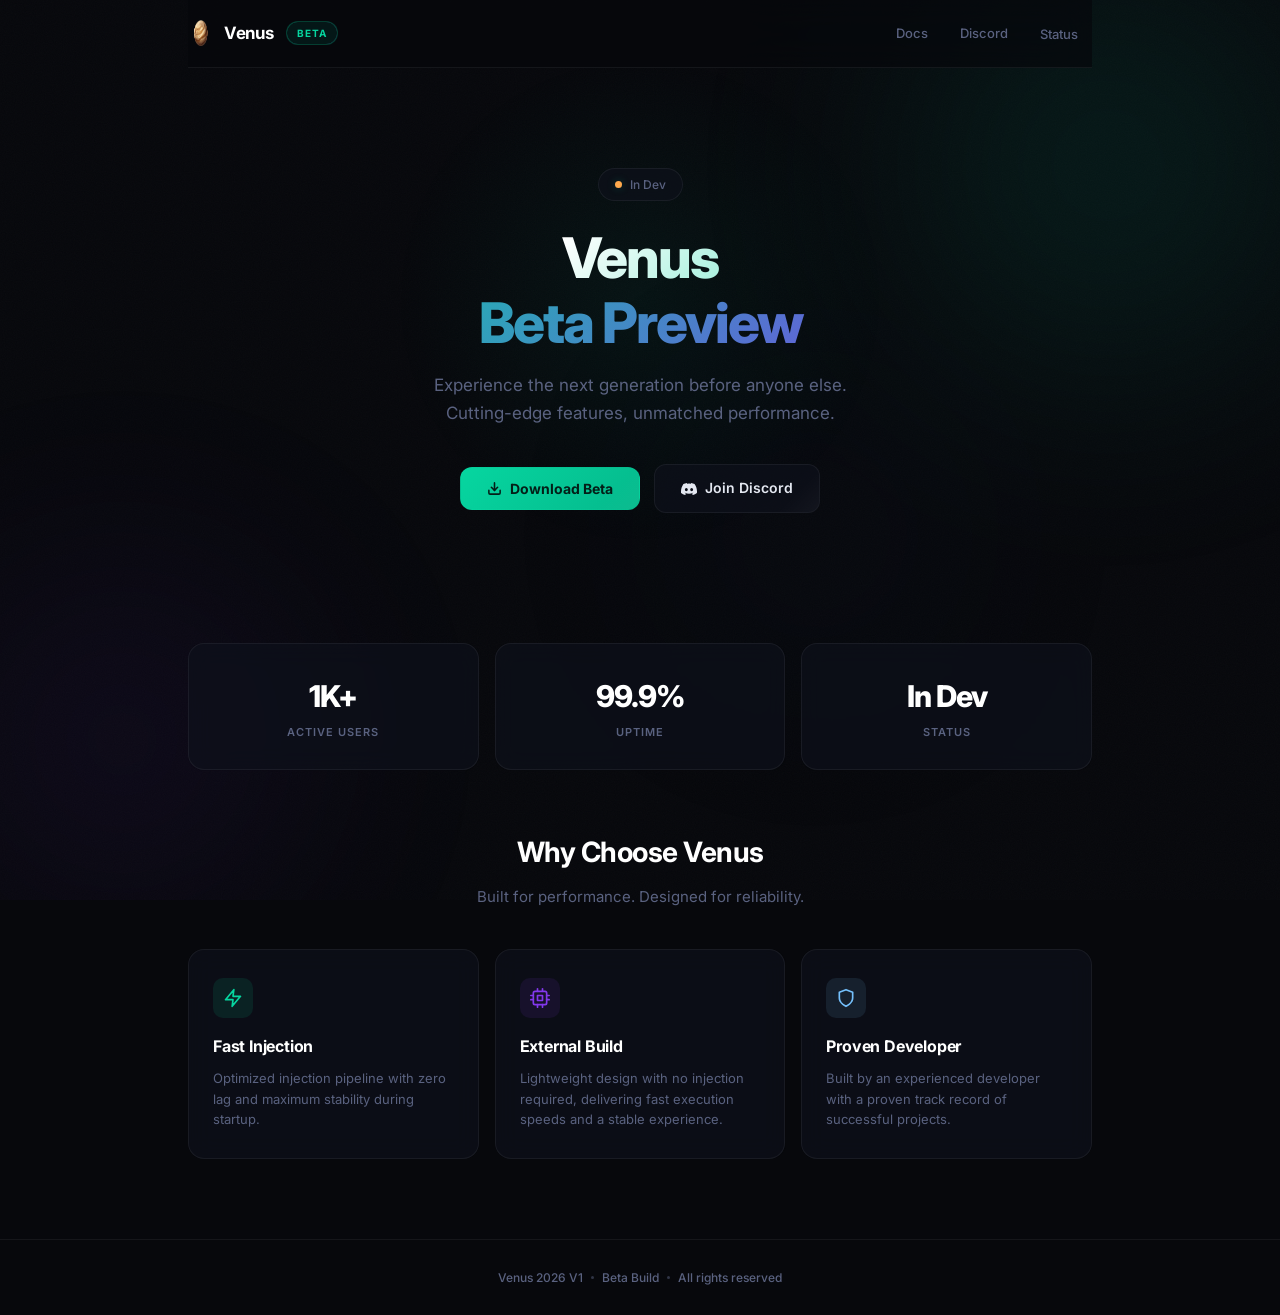
<file: beta/index.html>
<!DOCTYPE html>
<html lang="en">

<head>
    <meta charset="UTF-8">
    <meta name="viewport" content="width=device-width, initial-scale=1.0">
    <title>Venus Beta</title>
    <link rel="icon" type="image/png" href="../Logo.png">
    <meta name="description"
        content="Venus Beta — Preview the next generation of the most powerful external.">
    <meta name="theme-color" content="#06d6a0">
    <meta property="og:type" content="website">
    <meta property="og:url" content="https://getvenus.kdns.fr/beta">
    <meta property="og:title" content="Venus Beta">
    <meta property="og:description"
        content="Venus Beta — Preview the next generation of the most powerful external.">
    <meta property="og:image" content="https://getvenus.kdns.fr/Preview.png">
    <meta property="og:image:width" content="1200">
    <meta property="og:image:height" content="630">
    <meta property="og:site_name" content="Venus">
    <meta property="twitter:card" content="summary_large_image">
    <meta property="twitter:url" content="https://getvenus.kdns.fr/beta">
    <meta property="twitter:title" content="Venus Beta">
    <meta property="twitter:description"
        content="Venus Beta — Preview the next generation of the most powerful external.">
    <meta property="twitter:image" content="https://getvenus.kdns.fr/Preview.png">
    <link rel="preconnect" href="https://fonts.googleapis.com">
    <link rel="preconnect" href="https://fonts.gstatic.com" crossorigin>
    <link href="https://fonts.googleapis.com/css2?family=Inter:wght@300;400;500;600;700;800;900&display=swap"
        rel="stylesheet">
    <style>
        /* ===== DESIGN TOKENS ===== */
        :root {
            --bg: #07080c;
            --bg-subtle: #0b0d14;
            --surface: rgba(14, 17, 28, 0.65);
            --surface-solid: #0e111c;
            --surface-hover: rgba(20, 24, 40, 0.8);
            --border: rgba(255, 255, 255, 0.06);
            --border-hover: rgba(255, 255, 255, 0.12);
            --text: #e4e8f1;
            --text-bright: #ffffff;
            --muted: #5a6280;
            --accent: #06d6a0;
            --accent-dim: rgba(6, 214, 160, 0.08);
            --accent-glow: rgba(6, 214, 160, 0.25);
            --secondary: #8338ec;
            --secondary-dim: rgba(131, 56, 236, 0.1);
            --green: #06d6a0;
            --red: #ff6b6b;
            --orange: #ffa94d;
            --yellow: #ffd43b;
            --blue: #74c0fc;
            --purple: #b197fc;
            --glass-blur: 20px;
            --ease-out: cubic-bezier(0.16, 1, 0.3, 1);
            --ease-spring: cubic-bezier(0.34, 1.56, 0.64, 1);
            --ease-smooth: cubic-bezier(0.45, 0, 0.15, 1);
        }

        /* ===== RESET ===== */
        *,
        *::before,
        *::after {
            margin: 0;
            padding: 0;
            box-sizing: border-box;
        }

        html {
            scroll-behavior: smooth;
        }

        body {
            font-family: 'Inter', -apple-system, BlinkMacSystemFont, 'Segoe UI', sans-serif;
            background-color: var(--bg);
            color: var(--text);
            line-height: 1.6;
            min-height: 100vh;
            display: flex;
            flex-direction: column;
            -webkit-font-smoothing: antialiased;
            -moz-osx-font-smoothing: grayscale;
            overflow-x: hidden;
            position: relative;
        }

        /* ===== ANIMATED GRADIENT MESH BACKGROUND ===== */
        .bg-mesh {
            position: fixed;
            top: 0;
            left: 0;
            width: 100%;
            height: 100%;
            z-index: 0;
            pointer-events: none;
            overflow: hidden;
        }

        .bg-orb {
            position: absolute;
            border-radius: 50%;
            filter: blur(120px);
            opacity: 0.3;
            animation: orbFloat 20s var(--ease-smooth) infinite alternate;
        }

        .bg-orb--1 {
            width: 600px;
            height: 600px;
            background: radial-gradient(circle, var(--accent) 0%, transparent 70%);
            top: -15%;
            right: -10%;
            animation-duration: 25s;
            opacity: 0.15;
        }

        .bg-orb--2 {
            width: 500px;
            height: 500px;
            background: radial-gradient(circle, var(--secondary) 0%, transparent 70%);
            bottom: -10%;
            left: -10%;
            animation-duration: 30s;
            animation-delay: -5s;
            opacity: 0.12;
        }

        .bg-orb--3 {
            width: 350px;
            height: 350px;
            background: radial-gradient(circle, #1e3a5f 0%, transparent 70%);
            top: 40%;
            left: 50%;
            animation-duration: 22s;
            animation-delay: -10s;
            opacity: 0.15;
        }

        @keyframes orbFloat {
            0% {
                transform: translate(0, 0) scale(1);
            }

            33% {
                transform: translate(30px, -40px) scale(1.05);
            }

            66% {
                transform: translate(-20px, 20px) scale(0.95);
            }

            100% {
                transform: translate(15px, -15px) scale(1.02);
            }
        }

        /* ===== NOISE TEXTURE OVERLAY ===== */
        body::before {
            content: '';
            position: fixed;
            top: 0;
            left: 0;
            width: 100%;
            height: 100%;
            z-index: 1;
            pointer-events: none;
            opacity: 0.025;
            background-image: url("data:image/svg+xml,%3Csvg viewBox='0 0 256 256' xmlns='http://www.w3.org/2000/svg'%3E%3Cfilter id='noise'%3E%3CfeTurbulence type='fractalNoise' baseFrequency='0.9' numOctaves='4' stitchTiles='stitch'/%3E%3C/filter%3E%3Crect width='100%25' height='100%25' filter='url(%23noise)'/%3E%3C/svg%3E");
            background-repeat: repeat;
            background-size: 256px 256px;
        }

        /* ===== LAYOUT ===== */
        .wrap {
            max-width: 960px;
            width: 100%;
            margin: 0 auto;
            padding: 0 28px;
            position: relative;
            z-index: 2;
        }

        /* ===== ANIMATIONS ===== */
        @keyframes fadeInUp {
            from {
                opacity: 0;
                transform: translateY(28px);
            }

            to {
                opacity: 1;
                transform: translateY(0);
            }
        }

        @keyframes fadeInScale {
            from {
                opacity: 0;
                transform: scale(0.92);
            }

            to {
                opacity: 1;
                transform: scale(1);
            }
        }

        @keyframes slideDown {
            from {
                opacity: 0;
                transform: translateY(-16px);
            }

            to {
                opacity: 1;
                transform: translateY(0);
            }
        }

        @keyframes pulse {

            0%,
            100% {
                opacity: 1;
                transform: scale(1);
            }

            50% {
                opacity: 0.5;
                transform: scale(0.8);
            }
        }

        @keyframes shimmer {
            0% {
                background-position: -200% 0;
            }

            100% {
                background-position: 200% 0;
            }
        }

        .reveal {
            opacity: 0;
            transform: translateY(28px);
            transition: opacity 0.8s var(--ease-out), transform 0.8s var(--ease-out);
        }

        .reveal.visible {
            opacity: 1;
            transform: translateY(0);
        }

        .reveal-delay-1 {
            transition-delay: 0.1s;
        }

        .reveal-delay-2 {
            transition-delay: 0.2s;
        }

        .reveal-delay-3 {
            transition-delay: 0.3s;
        }

        .reveal-delay-4 {
            transition-delay: 0.4s;
        }

        /* ===== NAVBAR ===== */
        nav {
            position: sticky;
            top: 0;
            z-index: 100;
            padding: 0;
            animation: slideDown 0.6s var(--ease-out);
        }

        .nav-inner {
            display: flex;
            justify-content: space-between;
            align-items: center;
            padding: 16px 0;
            border-bottom: 1px solid var(--border);
            background: rgba(7, 8, 12, 0.7);
            backdrop-filter: blur(var(--glass-blur));
            -webkit-backdrop-filter: blur(var(--glass-blur));
        }

        .nav-left {
            display: flex;
            align-items: center;
            gap: 12px;
        }

        .brand {
            display: flex;
            align-items: center;
            gap: 10px;
            text-decoration: none;
            color: var(--text-bright);
            font-weight: 700;
            font-size: 17px;
            letter-spacing: -0.3px;
            transition: all 0.3s var(--ease-out);
        }

        .brand:hover {
            opacity: 0.85;
        }

        .brand img {
            width: 26px;
            height: 26px;
            transition: transform 0.4s var(--ease-spring);
        }

        .brand:hover img {
            transform: rotate(8deg) scale(1.1);
        }

        .beta-pill {
            display: inline-flex;
            align-items: center;
            padding: 3px 10px;
            font-size: 10px;
            font-weight: 700;
            text-transform: uppercase;
            letter-spacing: 1.2px;
            color: var(--accent);
            border-radius: 20px;
            position: relative;
            overflow: hidden;
            background: var(--accent-dim);
            border: 1px solid rgba(6, 214, 160, 0.2);
        }

        .beta-pill::before {
            content: '';
            position: absolute;
            inset: -1px;
            border-radius: 20px;
            padding: 1px;
            background: linear-gradient(135deg, var(--accent), var(--secondary), var(--accent));
            background-size: 300% 300%;
            animation: shimmer 4s linear infinite;
            -webkit-mask: linear-gradient(#fff 0 0) content-box, linear-gradient(#fff 0 0);
            -webkit-mask-composite: xor;
            mask-composite: exclude;
            opacity: 0.5;
        }

        .nav-right {
            display: flex;
            align-items: center;
            gap: 4px;
        }

        .nav-link {
            padding: 7px 14px;
            font-size: 13px;
            font-weight: 500;
            color: var(--muted);
            text-decoration: none;
            border-radius: 8px;
            transition: all 0.25s var(--ease-out);
            position: relative;
        }

        .nav-link:hover {
            color: var(--text);
            background: rgba(255, 255, 255, 0.04);
        }

        .nav-link::after {
            content: '';
            position: absolute;
            bottom: 2px;
            left: 50%;
            width: 0;
            height: 1.5px;
            background: var(--accent);
            transition: all 0.3s var(--ease-out);
            transform: translateX(-50%);
            border-radius: 2px;
        }

        .nav-link:hover::after {
            width: 60%;
        }

        /* ===== STATUS PANEL (in nav) ===== */
        .status-wrap {
            position: relative;
        }

        .status-panel {
            position: absolute;
            top: calc(100% + 12px);
            right: 0;
            width: 300px;
            background: var(--surface-solid);
            border: 1px solid var(--border);
            border-radius: 14px;
            padding: 20px;
            z-index: 200;
            opacity: 0;
            visibility: hidden;
            transform: translateY(-10px) scale(0.97);
            transition: all 0.3s var(--ease-out);
            backdrop-filter: blur(var(--glass-blur));
            -webkit-backdrop-filter: blur(var(--glass-blur));
            box-shadow: 0 20px 60px rgba(0, 0, 0, 0.5), 0 0 0 1px rgba(255, 255, 255, 0.03) inset;
        }

        .status-panel.open {
            opacity: 1;
            visibility: visible;
            transform: translateY(0) scale(1);
        }

        .panel-title {
            font-size: 10px;
            text-transform: uppercase;
            letter-spacing: 1px;
            color: var(--muted);
            font-weight: 600;
            margin-bottom: 14px;
            padding-bottom: 10px;
            border-bottom: 1px solid var(--border);
        }

        .panel-row {
            display: flex;
            justify-content: space-between;
            align-items: center;
            padding: 6px 0;
            font-size: 13px;
            transition: all 0.2s var(--ease-out);
        }

        .panel-row:hover {
            transform: translateX(3px);
        }

        .panel-row .label {
            color: var(--muted);
            font-weight: 400;
        }

        .panel-row .value {
            color: var(--text);
            font-weight: 600;
        }

        .panel-divider {
            height: 1px;
            background: var(--border);
            margin: 12px 0;
        }

        .panel-changelog-title {
            font-size: 10px;
            text-transform: uppercase;
            letter-spacing: 1px;
            color: var(--muted);
            font-weight: 600;
            margin-bottom: 8px;
        }

        .changelog-entry {
            font-size: 12px;
            color: var(--muted);
            padding: 5px 0 5px 12px;
            border-left: 2px solid var(--accent);
            margin-bottom: 6px;
            transition: all 0.25s var(--ease-out);
        }

        .changelog-entry:hover {
            color: var(--text);
            border-left-color: var(--secondary);
            padding-left: 16px;
            background: var(--accent-dim);
            border-radius: 0 6px 6px 0;
        }

        /* ===== HERO ===== */
        .hero {
            padding: 100px 0 70px;
            text-align: center;
            position: relative;
        }

        .hero-glow {
            position: absolute;
            top: 50%;
            left: 50%;
            transform: translate(-50%, -55%);
            width: 500px;
            height: 500px;
            border-radius: 50%;
            background: radial-gradient(circle, rgba(6, 214, 160, 0.06) 0%, transparent 70%);
            pointer-events: none;
            z-index: 0;
        }

        .hero-content {
            position: relative;
            z-index: 1;
        }

        .hero-badge {
            display: inline-flex;
            align-items: center;
            gap: 8px;
            padding: 6px 16px;
            background: var(--surface);
            border: 1px solid var(--border);
            border-radius: 100px;
            font-size: 12px;
            font-weight: 500;
            color: var(--muted);
            margin-bottom: 28px;
            backdrop-filter: blur(12px);
            -webkit-backdrop-filter: blur(12px);
            transition: all 0.3s var(--ease-out);
            animation: fadeInUp 0.7s var(--ease-out) 0.1s both;
        }

        .hero-badge:hover {
            border-color: var(--accent);
            transform: translateY(-2px);
            box-shadow: 0 8px 24px rgba(6, 214, 160, 0.12);
        }

        .hero-badge-dot {
            width: 7px;
            height: 7px;
            border-radius: 50%;
            background: var(--accent);
            animation: pulse 2.5s var(--ease-smooth) infinite;
            box-shadow: 0 0 8px var(--accent-glow);
        }

        .hero h1 {
            font-size: 56px;
            font-weight: 800;
            letter-spacing: -2px;
            line-height: 1.05;
            margin-bottom: 6px;
            animation: fadeInScale 0.8s var(--ease-out) 0.2s both;
            background: linear-gradient(135deg, var(--text-bright) 0%, var(--text-bright) 40%, var(--accent) 100%);
            -webkit-background-clip: text;
            -webkit-text-fill-color: transparent;
            background-clip: text;
        }

        .hero-sub-title {
            font-size: 56px;
            font-weight: 800;
            letter-spacing: -2px;
            line-height: 1.05;
            margin-bottom: 18px;
            animation: fadeInScale 0.8s var(--ease-out) 0.3s both;
            background: linear-gradient(135deg, var(--accent), var(--secondary));
            -webkit-background-clip: text;
            -webkit-text-fill-color: transparent;
            background-clip: text;
        }

        .hero p {
            color: var(--muted);
            font-size: 17px;
            max-width: 480px;
            margin: 0 auto 36px;
            line-height: 1.7;
            animation: fadeInUp 0.8s var(--ease-out) 0.4s both;
        }

        /* ===== BUTTONS ===== */
        .btn-row {
            display: flex;
            gap: 14px;
            justify-content: center;
            align-items: center;
            animation: fadeInUp 0.8s var(--ease-out) 0.5s both;
        }

        .dropdown-wrap {
            position: relative;
        }

        .btn {
            display: inline-flex;
            align-items: center;
            gap: 8px;
            padding: 12px 26px;
            font-family: 'Inter', sans-serif;
            font-size: 14px;
            font-weight: 600;
            border-radius: 12px;
            text-decoration: none;
            cursor: pointer;
            border: 1px solid var(--border);
            background: var(--surface);
            color: var(--text);
            transition: all 0.3s var(--ease-out);
            position: relative;
            overflow: hidden;
            backdrop-filter: blur(12px);
            -webkit-backdrop-filter: blur(12px);
        }

        .btn::after {
            content: '';
            position: absolute;
            inset: 0;
            background: linear-gradient(135deg, transparent 40%, rgba(255, 255, 255, 0.03) 50%, transparent 60%);
            background-size: 200% 200%;
            transition: all 0.5s;
        }

        .btn:hover::after {
            animation: shimmer 1.5s linear;
        }

        .btn:hover {
            background: var(--surface-hover);
            border-color: var(--border-hover);
            transform: translateY(-3px);
            box-shadow: 0 12px 32px rgba(0, 0, 0, 0.3);
        }

        .btn:active {
            transform: translateY(-1px) scale(0.98);
        }

        .btn--primary {
            background: linear-gradient(135deg, var(--accent), #05b98c);
            border-color: transparent;
            color: #041f18;
            font-weight: 700;
            position: relative;
        }

        .btn--primary::before {
            content: '';
            position: absolute;
            inset: -2px;
            border-radius: 14px;
            background: linear-gradient(135deg, var(--accent), var(--secondary));
            z-index: -1;
            opacity: 0;
            transition: opacity 0.3s;
            filter: blur(12px);
        }

        .btn--primary:hover {
            background: linear-gradient(135deg, #08f0b4, var(--accent));
            border-color: transparent;
            transform: translateY(-3px);
            box-shadow: 0 12px 40px rgba(6, 214, 160, 0.25);
        }

        .btn--primary:hover::before {
            opacity: 0.5;
        }

        .btn--secondary {
            border-color: var(--border);
        }

        .btn--secondary:hover {
            border-color: rgba(131, 56, 236, 0.3);
            box-shadow: 0 12px 32px rgba(131, 56, 236, 0.1);
        }

        /* ===== DROPDOWN ===== */
        .dropdown-menu {
            position: absolute;
            top: calc(100% + 10px);
            left: 50%;
            transform: translateX(-50%) translateY(-8px);
            width: 200px;
            background: var(--surface-solid);
            border: 1px solid var(--border);
            border-radius: 12px;
            padding: 6px;
            opacity: 0;
            visibility: hidden;
            transition: all 0.3s var(--ease-out);
            z-index: 200;
            box-shadow: 0 16px 48px rgba(0, 0, 0, 0.5);
            backdrop-filter: blur(var(--glass-blur));
            -webkit-backdrop-filter: blur(var(--glass-blur));
        }

        .dropdown-wrap.open .dropdown-menu {
            opacity: 1;
            visibility: visible;
            transform: translateX(-50%) translateY(0);
        }

        .dropdown-item {
            display: flex;
            align-items: center;
            gap: 10px;
            padding: 10px 14px;
            font-size: 13px;
            font-weight: 500;
            color: var(--text);
            text-decoration: none;
            border-radius: 8px;
            transition: all 0.2s var(--ease-out);
        }

        .dropdown-item:hover {
            background: rgba(255, 255, 255, 0.05);
            transform: translateX(3px);
            color: var(--accent);
        }

        /* ===== STATS ===== */
        .stats-section {
            padding: 60px 0;
        }

        .stats-grid {
            display: grid;
            grid-template-columns: repeat(3, 1fr);
            gap: 16px;
        }

        .stat-card {
            background: var(--surface);
            border: 1px solid var(--border);
            border-radius: 16px;
            padding: 28px 20px;
            text-align: center;
            transition: all 0.4s var(--ease-out);
            backdrop-filter: blur(12px);
            -webkit-backdrop-filter: blur(12px);
            position: relative;
            overflow: hidden;
        }

        .stat-card::before {
            content: '';
            position: absolute;
            top: 0;
            left: 0;
            right: 0;
            height: 1px;
            background: linear-gradient(90deg, transparent, rgba(6, 214, 160, 0.3), transparent);
            opacity: 0;
            transition: opacity 0.4s;
        }

        .stat-card:hover::before {
            opacity: 1;
        }

        .stat-card:hover {
            border-color: var(--border-hover);
            transform: translateY(-6px);
            box-shadow: 0 16px 48px rgba(0, 0, 0, 0.2), 0 0 0 1px rgba(6, 214, 160, 0.05) inset;
        }

        .stat-value {
            font-size: 30px;
            font-weight: 800;
            color: var(--text-bright);
            margin-bottom: 4px;
            letter-spacing: -1px;
            transition: all 0.3s var(--ease-out);
        }

        .stat-card:hover .stat-value {
            color: var(--accent);
            transform: scale(1.05);
        }

        .stat-label {
            font-size: 11px;
            color: var(--muted);
            text-transform: uppercase;
            letter-spacing: 1px;
            font-weight: 600;
        }

        /* ===== FEATURES ===== */
        .features-section {
            padding: 0 0 80px;
        }

        .section-header {
            text-align: center;
            margin-bottom: 40px;
        }

        .section-header h2 {
            font-size: 28px;
            font-weight: 700;
            color: var(--text-bright);
            letter-spacing: -0.5px;
            margin-bottom: 10px;
        }

        .section-header p {
            color: var(--muted);
            font-size: 15px;
            max-width: 420px;
            margin: 0 auto;
        }

        .features-grid {
            display: grid;
            grid-template-columns: repeat(3, 1fr);
            gap: 16px;
        }

        .feature-card {
            background: var(--surface);
            border: 1px solid var(--border);
            border-radius: 16px;
            padding: 28px 24px;
            transition: all 0.4s var(--ease-out);
            backdrop-filter: blur(12px);
            -webkit-backdrop-filter: blur(12px);
            position: relative;
            overflow: hidden;
        }

        .feature-card::after {
            content: '';
            position: absolute;
            inset: 0;
            border-radius: 16px;
            padding: 1px;
            background: linear-gradient(135deg, transparent 50%, var(--accent) 100%);
            -webkit-mask: linear-gradient(#fff 0 0) content-box, linear-gradient(#fff 0 0);
            -webkit-mask-composite: xor;
            mask-composite: exclude;
            opacity: 0;
            transition: opacity 0.4s;
            pointer-events: none;
        }

        .feature-card:hover::after {
            opacity: 0.4;
        }

        .feature-card:hover {
            border-color: transparent;
            transform: translateY(-6px);
            box-shadow: 0 16px 48px rgba(6, 214, 160, 0.08);
        }

        .feature-icon {
            width: 40px;
            height: 40px;
            border-radius: 10px;
            display: flex;
            align-items: center;
            justify-content: center;
            margin-bottom: 16px;
            position: relative;
            transition: all 0.3s var(--ease-out);
        }

        .feature-icon--bolt {
            background: rgba(6, 214, 160, 0.1);
            color: var(--accent);
        }

        .feature-icon--chip {
            background: rgba(131, 56, 236, 0.1);
            color: var(--secondary);
        }

        .feature-icon--shield {
            background: rgba(116, 192, 252, 0.1);
            color: var(--blue);
        }

        .feature-card:hover .feature-icon {
            transform: scale(1.1) rotate(-3deg);
        }

        .feature-card h3 {
            font-size: 16px;
            font-weight: 700;
            color: var(--text-bright);
            margin-bottom: 8px;
            letter-spacing: -0.2px;
        }

        .feature-card p {
            font-size: 13px;
            color: var(--muted);
            line-height: 1.6;
        }

        /* ===== FOOTER ===== */
        footer {
            margin-top: auto;
            padding: 28px 0;
            border-top: 1px solid var(--border);
            text-align: center;
            position: relative;
            z-index: 2;
        }

        .footer-content {
            display: flex;
            justify-content: center;
            align-items: center;
            gap: 8px;
            font-size: 12px;
            color: var(--muted);
            font-weight: 500;
        }

        .footer-dot {
            width: 3px;
            height: 3px;
            border-radius: 50%;
            background: var(--muted);
            opacity: 0.5;
        }

        /* ===== SCROLLBAR ===== */
        ::-webkit-scrollbar {
            width: 6px;
        }

        ::-webkit-scrollbar-track {
            background: transparent;
        }

        ::-webkit-scrollbar-thumb {
            background: rgba(255, 255, 255, 0.08);
            border-radius: 3px;
        }

        ::-webkit-scrollbar-thumb:hover {
            background: rgba(255, 255, 255, 0.14);
        }

        /* ===== RESPONSIVE ===== */
        @media (max-width: 768px) {

            .hero h1,
            .hero-sub-title {
                font-size: 36px;
                letter-spacing: -1px;
            }

            .hero p {
                font-size: 15px;
            }

            .stats-grid,
            .features-grid {
                grid-template-columns: 1fr;
            }

            .btn-row {
                flex-direction: column;
                align-items: center;
            }

            .dropdown-menu {
                left: 0;
                transform: translateY(-8px);
                width: 100%;
            }

            .dropdown-wrap.open .dropdown-menu {
                transform: translateY(0);
            }

            .nav-inner {
                padding: 12px 0;
            }

            .nav-link {
                padding: 6px 10px;
                font-size: 12px;
            }

            .status-panel {
                right: -100px;
                width: 280px;
            }

            .hero {
                padding: 70px 0 50px;
            }

            .bg-orb--1 {
                width: 300px;
                height: 300px;
            }

            .bg-orb--2 {
                width: 250px;
                height: 250px;
            }

            .bg-orb--3 {
                display: none;
            }
        }

        @media (max-width: 480px) {

            .hero h1,
            .hero-sub-title {
                font-size: 28px;
            }

            .status-panel {
                position: fixed;
                right: 16px;
                left: 16px;
                width: auto;
            }
        }
    </style>
</head>

<body>

    <!-- Animated Background Mesh -->
    <div class="bg-mesh" aria-hidden="true">
        <div class="bg-orb bg-orb--1"></div>
        <div class="bg-orb bg-orb--2"></div>
        <div class="bg-orb bg-orb--3"></div>
    </div>

    <!-- Navigation -->
    <nav>
        <div class="wrap">
            <div class="nav-inner">
                <div class="nav-left">
                    <a href="#" class="brand">
                        <img src="../Logo.png" alt="Venus" onerror="this.style.display='none'">
                        Venus
                    </a>
                    <span class="beta-pill">Beta</span>
                </div>
                <div class="nav-right">
                    <a href="../docs" class="nav-link">Docs</a>
                    <a href="#" class="nav-link" id="discord-link">Discord</a>
                    <div class="status-wrap">
                        <a href="#" class="nav-link" id="statusBtn">Status</a>
                        <div class="status-panel" id="statusPanel">
                            <div class="panel-title">System Information</div>
                            <div class="panel-row">
                                <span class="label">Version</span>
                                <span class="value" id="ep-version">--</span>
                            </div>
                            <div class="panel-row">
                                <span class="label">UNC</span>
                                <span class="value" id="ep-unc">--%</span>
                            </div>
                            <div class="panel-row">
                                <span class="label">sUNC</span>
                                <span class="value" id="ep-sunc">--%</span>
                            </div>
                            <div class="panel-row">
                                <span class="label">RakNet</span>
                                <span class="value" id="ep-raknet">--</span>
                            </div>
                            <div class="panel-row">
                                <span class="label">Multi Instance</span>
                                <span class="value" id="ep-multi">--</span>
                            </div>
                            <div class="panel-row">
                                <span class="label">Decompiler</span>
                                <span class="value" id="ep-decomp">--</span>
                            </div>
                            <div class="panel-divider"></div>
                            <div class="panel-changelog-title">Changelog</div>
                            <div id="ep-changelog"></div>
                        </div>
                    </div>
                </div>
            </div>
        </div>
    </nav>

    <!-- Hero -->
    <div class="wrap">
        <section class="hero">
            <div class="hero-glow" aria-hidden="true"></div>
            <div class="hero-content">
                <div class="hero-badge" id="status-badge">
                    <span class="hero-badge-dot" id="main-status-dot"></span>
                    <span id="main-status-text">Initializing...</span>
                </div>
                <h1>Venus</h1>
                <div class="hero-sub-title">Beta Preview</div>
                <p>Experience the next generation before anyone else. Cutting-edge features, unmatched performance.</p>
                <div class="btn-row">
                    <div class="dropdown-wrap" id="download-wrap">
                        <button class="btn btn--primary" id="download-btn">
                            <svg width="15" height="15" viewBox="0 0 24 24" fill="none" stroke="currentColor"
                                stroke-width="2.5" stroke-linecap="round" stroke-linejoin="round">
                                <path d="M21 15v4a2 2 0 0 1-2 2H5a2 2 0 0 1-2-2v-4"></path>
                                <polyline points="7 10 12 15 17 10"></polyline>
                                <line x1="12" y1="15" x2="12" y2="3"></line>
                            </svg>
                            Download Beta
                        </button>
                        <div class="dropdown-menu" id="download-menu"></div>
                    </div>
                    <a href="#" class="btn btn--secondary" id="discord-btn">
                        <svg width="16" height="16" viewBox="0 0 24 24" fill="currentColor">
                            <path
                                d="M20.317 4.37a19.791 19.791 0 0 0-4.885-1.515.074.074 0 0 0-.079.037c-.21.375-.444.864-.608 1.25a18.27 18.27 0 0 0-5.487 0 12.64 12.64 0 0 0-.617-1.25.077.077 0 0 0-.079-.037A19.736 19.736 0 0 0 3.677 4.37a.07.07 0 0 0-.032.027C.533 9.046-.32 13.58.099 18.057a.082.082 0 0 0 .031.057 19.9 19.9 0 0 0 5.993 3.03.078.078 0 0 0 .084-.028 14.09 14.09 0 0 0 1.226-1.994.076.076 0 0 0-.041-.106 13.107 13.107 0 0 1-1.872-.892.077.077 0 0 1-.008-.128 10.2 10.2 0 0 0 .372-.292.074.074 0 0 1 .077-.01c3.928 1.793 8.18 1.793 12.062 0a.074.074 0 0 1 .078.01c.12.098.246.198.373.292a.077.077 0 0 1-.006.127 12.299 12.299 0 0 1-1.873.892.077.077 0 0 0-.041.107c.36.698.772 1.362 1.225 1.993a.076.076 0 0 0 .084.028 19.839 19.839 0 0 0 6.002-3.03.077.077 0 0 0 .032-.054c.5-5.177-.838-9.674-3.549-13.66a.061.061 0 0 0-.031-.03zM8.02 15.33c-1.183 0-2.157-1.085-2.157-2.419 0-1.333.956-2.419 2.157-2.419 1.21 0 2.176 1.096 2.157 2.42 0 1.333-.956 2.418-2.157 2.418zm7.975 0c-1.183 0-2.157-1.085-2.157-2.419 0-1.333.955-2.419 2.157-2.419 1.21 0 2.176 1.096 2.157 2.42 0 1.333-.946 2.418-2.157 2.418z" />
                        </svg>
                        Join Discord
                    </a>
                </div>
            </div>
        </section>

        <!-- Stats -->
        <section class="stats-section">
            <div class="stats-grid">
                <div class="stat-card reveal">
                    <div class="stat-value" id="member-count">--</div>
                    <div class="stat-label">Active Users</div>
                </div>
                <div class="stat-card reveal reveal-delay-1">
                    <div class="stat-value">99.9%</div>
                    <div class="stat-label">Uptime</div>
                </div>
                <div class="stat-card reveal reveal-delay-2">
                    <div class="stat-value" id="status-label">--</div>
                    <div class="stat-label">Status</div>
                </div>
            </div>
        </section>

        <!-- Features -->
        <section class="features-section">
            <div class="section-header reveal">
                <h2>Why Choose Venus</h2>
                <p>Built for performance. Designed for reliability.</p>
            </div>
            <div class="features-grid">
                <div class="feature-card reveal reveal-delay-1">
                    <div class="feature-icon feature-icon--bolt">
                        <svg width="20" height="20" viewBox="0 0 24 24" fill="none" stroke="currentColor"
                            stroke-width="2" stroke-linecap="round" stroke-linejoin="round">
                            <path d="M13 2L3 14h9l-1 8 10-12h-9l1-8z"></path>
                        </svg>
                    </div>
                    <h3>Fast Injection</h3>
                    <p>Optimized injection pipeline with zero lag and maximum stability during startup.</p>
                </div>
                <div class="feature-card reveal reveal-delay-2">
                    <div class="feature-icon feature-icon--chip">
                        <svg width="20" height="20" viewBox="0 0 24 24" fill="none" stroke="currentColor"
                            stroke-width="2" stroke-linecap="round" stroke-linejoin="round">
                            <rect x="4" y="4" width="16" height="16" rx="2" ry="2"></rect>
                            <rect x="9" y="9" width="6" height="6"></rect>
                            <line x1="9" y1="1" x2="9" y2="4"></line>
                            <line x1="15" y1="1" x2="15" y2="4"></line>
                            <line x1="9" y1="20" x2="9" y2="23"></line>
                            <line x1="15" y1="20" x2="15" y2="23"></line>
                            <line x1="20" y1="9" x2="23" y2="9"></line>
                            <line x1="20" y1="14" x2="23" y2="14"></line>
                            <line x1="1" y1="9" x2="4" y2="9"></line>
                            <line x1="1" y1="14" x2="4" y2="14"></line>
                        </svg>
                    </div>
                    <h3>External Build</h3>
                    <p>Lightweight design with no injection required, delivering fast execution speeds and a stable experience.</p>
                </div>
                <div class="feature-card reveal reveal-delay-3">
                    <div class="feature-icon feature-icon--shield">
                        <svg width="20" height="20" viewBox="0 0 24 24" fill="none" stroke="currentColor"
                            stroke-width="2" stroke-linecap="round" stroke-linejoin="round">
                            <path d="M12 22s8-4 8-10V5l-8-3-8 3v7c0 6 8 10 8 10z"></path>
                        </svg>
                    </div>
                    <h3>Proven Developer</h3>
                    <p>Built by an experienced developer with a proven track record of successful projects.</p>
                </div>
            </div>
        </section>
    </div>

    <!-- Footer -->
    <footer>
        <div class="wrap">
            <div class="footer-content">
                <span>Venus 2026 V1</span>
                <span class="footer-dot"></span>
                <span>Beta Build</span>
                <span class="footer-dot"></span>
                <span>All rights reserved</span>
            </div>
        </div>
    </footer>

    <script>
        // ===== UTILITY =====
        function fmt(n) {
            if (n >= 1e6) return (n / 1e6).toFixed(1).replace(/\.0$/, '') + 'M';
            if (n >= 1e3) return (n / 1e3).toFixed(1).replace(/\.0$/, '') + 'K';
            return String(n);
        }

        function animateValue(el, start, end, duration) {
            let ts = null;
            const step = (now) => {
                if (!ts) ts = now;
                const p = Math.min((now - ts) / duration, 1);
                const ease = 1 - Math.pow(1 - p, 4);
                el.textContent = fmt(Math.floor(ease * (end - start) + start)) + '+';
                if (p < 1) requestAnimationFrame(step);
            };
            requestAnimationFrame(step);
        }

        // ===== SCROLL REVEAL =====
        const revealObserver = new IntersectionObserver((entries) => {
            entries.forEach(entry => {
                if (entry.isIntersecting) {
                    entry.target.classList.add('visible');
                    revealObserver.unobserve(entry.target);
                }
            });
        }, { threshold: 0.1, rootMargin: '0px 0px -40px 0px' });

        document.querySelectorAll('.reveal').forEach(el => revealObserver.observe(el));

        // ===== FETCH DISCORD MEMBERS =====
        async function loadMembers() {
            try {
                const r = await fetch('https://discord.com/api/guilds/1538645400402264205/widget.json');
                if (!r.ok) throw 0;
                const d = await r.json();
                const count = d.members ? d.members.length : 1000;
                animateValue(document.getElementById('member-count'), 0, count, 1500);
            } catch {
                document.getElementById('member-count').textContent = '1K+';
            }
        }

        // ===== FETCH ENDPOINT =====
        async function loadEndpoint() {
            try {
                const r = await fetch('../API/endpoint.json');
                if (!r.ok) throw 0;
                const d = await r.json();
                const v = d["Venus"];
                if (!v) throw 0;

                // Status
                document.getElementById('main-status-text').textContent = v.Status;
                document.getElementById('status-label').textContent = v.Status;
                document.getElementById('ep-version').textContent = v.Version;
                document.getElementById('ep-unc').textContent = v.UNC + '%';
                document.getElementById('ep-sunc').textContent = v.sUNC + '%';
                document.getElementById('ep-raknet').textContent = v.Raknet ? 'Yes' : 'No';
                document.getElementById('ep-multi').textContent = v.Multi_Instance ? 'Yes' : 'No';
                document.getElementById('ep-decomp').textContent = v.Decompiler ? 'Yes' : 'No';

                // Discord link
                if (v.Discord_Invite) {
                    document.getElementById('discord-link').href = v.Discord_Invite;
                    document.getElementById('discord-btn').href = v.Discord_Invite;
                }

                // Download menu
                const menu = document.getElementById('download-menu');
                menu.innerHTML = '';
                if (v.Download_Options && typeof v.Download_Options === 'object') {
                    Object.entries(v.Download_Options).forEach(([key, opt], i) => {
                        const a = document.createElement('a');
                        a.href = opt.Download_Link;
                        a.className = 'dropdown-item';
                        a.target = '_blank';
                        a.innerHTML = `<svg width="14" height="14" viewBox="0 0 24 24" fill="none" stroke="currentColor" stroke-width="2"><path d="M21 15v4a2 2 0 0 1-2 2H5a2 2 0 0 1-2-2v-4"></path><polyline points="7 10 12 15 17 10"></polyline><line x1="12" y1="15" x2="12" y2="3"></line></svg><span>${opt.Title}</span>`;
                        menu.appendChild(a);
                    });
                }

                // Changelog
                const cl = document.getElementById('ep-changelog');
                cl.innerHTML = '';
                if (Array.isArray(v.Changelogs) && v.Changelogs.length) {
                    v.Changelogs.forEach(c => {
                        const div = document.createElement('div');
                        div.className = 'changelog-entry';
                        div.textContent = c;
                        cl.appendChild(div);
                    });
                } else {
                    const div = document.createElement('div');
                    div.className = 'changelog-entry';
                    div.textContent = 'No changes yet';
                    cl.appendChild(div);
                }

                // Status dot color
                const colors = {
                    'Operational': '#06d6a0',
                    'Down': '#ff6b6b',
                    'Maintenance': '#ffd43b',
                    'Testing': '#b197fc',
                    'Updating': '#74c0fc',
                    'In Dev': '#ffa94d'
                };
                document.getElementById('main-status-dot').style.background = colors[v.Status] || '#5a6280';

            } catch {
                document.getElementById('main-status-text').textContent = 'Unknown';
            }
        }

        // ===== UI INTERACTIONS =====
        document.getElementById('statusBtn').addEventListener('click', e => {
            e.preventDefault();
            document.getElementById('statusPanel').classList.toggle('open');
        });

        document.getElementById('download-btn').addEventListener('click', e => {
            e.preventDefault();
            document.getElementById('download-wrap').classList.toggle('open');
        });

        document.addEventListener('click', e => {
            const statusWrap = document.querySelector('.status-wrap');
            if (!statusWrap.contains(e.target)) {
                document.getElementById('statusPanel').classList.remove('open');
            }
            const dlWrap = document.getElementById('download-wrap');
            if (!dlWrap.contains(e.target)) {
                dlWrap.classList.remove('open');
            }
        });

        // ===== INIT =====
        loadMembers();
        loadEndpoint();
        setInterval(loadEndpoint, 30000);
    </script>

</body>

</html>
</file>
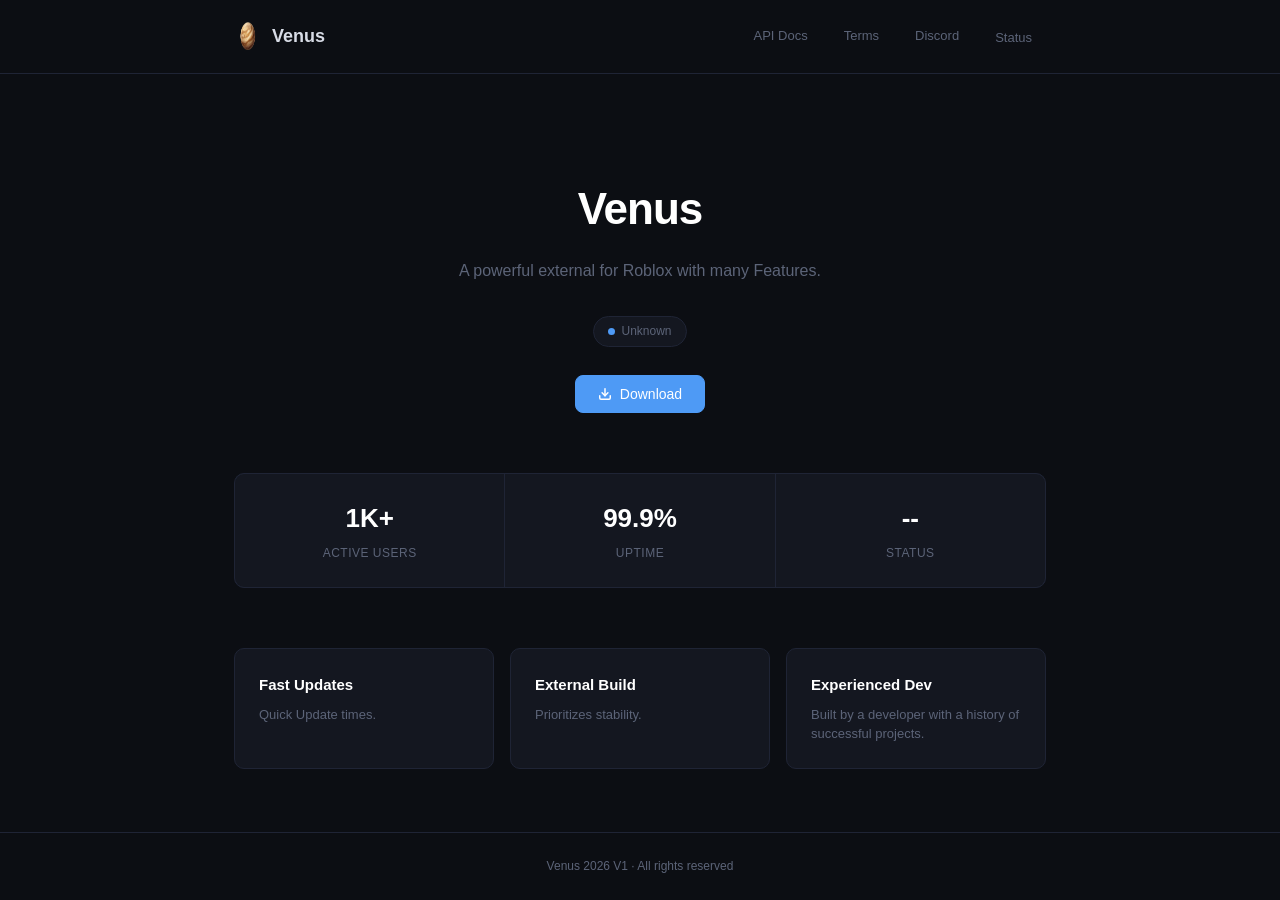
<file: home/index.html>
<!DOCTYPE html>
<html lang="en">
<head>
    <meta charset="UTF-8">
    <meta name="viewport" content="width=device-width, initial-scale=1.0">
    <title>Venus</title>
    <link rel="icon" type="image/png" href="../Logo.png">
    <meta name="description" content="A powerful external for Roblox with fly, aimbot, and more.">
    <meta name="theme-color" content="#4e9af5">
    <meta property="og:type" content="website">
    <meta property="og:url" content="https://getvenus.kdns.fr/">
    <meta property="og:title" content="Venus">
    <meta property="og:description" content="A powerful external for Roblox with fly, aimbot, and more.">
    <meta property="og:image" content="https://getvenus.kdns.fr/Preview.png">
    <meta property="og:image:width" content="1200">
    <meta property="og:image:height" content="630">
    <meta property="og:site_name" content="Venus">
    <meta property="twitter:card" content="summary_large_image">
    <meta property="twitter:url" content="https://getvenus.kdns.fr/">
    <meta property="twitter:title" content="Venus">
    <meta property="twitter:description" content="A powerful external for Roblox with fly, aimbot, and more.">
    <meta property="twitter:image" content="https://getvenus.kdns.fr/Preview.png">
    <style>
        :root {
            --bg: #0c0e13;
            --surface: #141720;
            --surface-hover: #1a1e2b;
            --border: #1f2435;
            --text: #d8dce6;
            --muted: #5c6478;
            --accent: #4e9af5;
            --accent-dim: rgba(78, 154, 245, 0.1);
            --green: #34d399;
            --red: #f87171;
            --orange: #fb923c;
            --yellow: #fbbf24;
            --blue: #60a5fa;
            --purple: #a78bfa;
            --ease-out: cubic-bezier(0.16, 1, 0.3, 1);
            --ease-in-out: cubic-bezier(0.65, 0, 0.35, 1);
        }

        * { margin: 0; padding: 0; box-sizing: border-box; }

        html { scroll-behavior: smooth; }

        body {
            font-family: -apple-system, BlinkMacSystemFont, 'Segoe UI', Roboto, Oxygen, Ubuntu, sans-serif;
            background-color: var(--bg);
            color: var(--text);
            line-height: 1.6;
            min-height: 100vh;
            display: flex;
            flex-direction: column;
            -webkit-font-smoothing: antialiased;
            overflow-x: hidden;
        }

        .wrap {
            max-width: 860px;
            width: 100%;
            margin: 0 auto;
            padding: 0 24px;
        }

        @keyframes fadeInUp {
            from { opacity: 0; transform: translateY(30px); }
            to { opacity: 1; transform: translateY(0); }
        }

        @keyframes fadeInScale {
            from { opacity: 0; transform: scale(0.95); }
            to { opacity: 1; transform: scale(1); }
        }

        @keyframes slideInLeft {
            from { opacity: 0; transform: translateX(-30px); }
            to { opacity: 1; transform: translateX(0); }
        }

        @keyframes pulse {
            0%, 100% { opacity: 1; transform: scale(1); }
            50% { opacity: 0.7; transform: scale(0.95); }
        }

        @keyframes float {
            0%, 100% { transform: translateY(0px); }
            50% { transform: translateY(-10px); }
        }

        .anim-in {
            opacity: 0;
            animation: fadeInUp 0.8s var(--ease-out) forwards;
        }

        .delay-1 { animation-delay: 0.1s; }
        .delay-2 { animation-delay: 0.2s; }
        .delay-3 { animation-delay: 0.3s; }
        .delay-4 { animation-delay: 0.4s; }

        nav {
            padding: 20px 0;
            border-bottom: 1px solid var(--border);
            animation: slideInLeft 0.6s var(--ease-out);
        }

        nav .wrap {
            display: flex;
            justify-content: space-between;
            align-items: center;
        }

        .brand {
            display: flex;
            align-items: center;
            gap: 10px;
            font-size: 18px;
            font-weight: 700;
            color: var(--text);
            text-decoration: none;
            transition: all 0.3s var(--ease-out);
        }

        .brand:hover { 
            opacity: 0.8;
            transform: translateX(-2px);
        }

        .brand img {
            width: 28px;
            height: 28px;
            animation: float 6s ease-in-out infinite;
            transition: transform 0.3s var(--ease-out);
        }

        .brand:hover img {
            transform: scale(1.1) rotate(5deg);
        }

        .nav-links {
            display: flex;
            align-items: center;
            gap: 8px;
        }

        .nav-link {
            padding: 6px 14px;
            font-size: 13px;
            color: var(--muted);
            text-decoration: none;
            border-radius: 6px;
            transition: all 0.3s var(--ease-out);
        }

        .nav-link:hover {
            color: var(--text);
            background: var(--surface);
            transform: translateY(-2px);
        }

        .hero {
            padding: 100px 0 60px;
            text-align: center;
        }

        .hero h1 {
            font-size: 44px;
            font-weight: 700;
            letter-spacing: -1px;
            margin-bottom: 14px;
            color: #fff;
            animation: fadeInScale 0.8s var(--ease-out) 0.2s both;
        }

        .hero p {
            color: var(--muted);
            font-size: 16px;
            max-width: 480px;
            margin: 0 auto 32px;
            animation: fadeInUp 0.8s var(--ease-out) 0.3s both;
        }

        .badge {
            display: inline-flex;
            align-items: center;
            gap: 6px;
            padding: 5px 14px;
            background: var(--surface);
            border: 1px solid var(--border);
            border-radius: 20px;
            font-size: 12px;
            font-weight: 500;
            color: var(--muted);
            transition: all 0.3s var(--ease-out);
            animation: fadeInUp 0.8s var(--ease-out) 0.4s both;
        }

        .badge:hover { 
            border-color: var(--accent);
            transform: translateY(-2px);
            box-shadow: 0 4px 12px rgba(78, 154, 245, 0.2);
        }

        .badge-dot {
            width: 7px;
            height: 7px;
            border-radius: 50%;
            background: var(--accent);
            animation: pulse 2s infinite var(--ease-in-out);
        }

        .btn-row {
            display: flex;
            gap: 12px;
            justify-content: center;
            margin-top: 28px;
            animation: fadeInUp 0.8s var(--ease-out) 0.5s both;
        }

        .dropdown-wrap {
            position: relative;
        }

        .btn {
            display: inline-flex;
            align-items: center;
            gap: 8px;
            padding: 10px 22px;
            font-size: 14px;
            font-weight: 500;
            border-radius: 8px;
            text-decoration: none;
            cursor: pointer;
            border: 1px solid var(--border);
            background: var(--surface);
            color: var(--text);
            transition: all 0.3s var(--ease-out);
            position: relative;
            overflow: hidden;
        }

        .btn::before {
            content: '';
            position: absolute;
            top: 50%;
            left: 50%;
            width: 0;
            height: 0;
            border-radius: 50%;
            background: rgba(255,255,255,0.1);
            transform: translate(-50%, -50%);
            transition: width 0.6s, height 0.6s;
        }

        .btn:hover::before {
            width: 300px;
            height: 300px;
        }

        .btn:hover {
            background: var(--surface-hover);
            border-color: #2a3045;
            transform: translateY(-2px);
            box-shadow: 0 8px 24px rgba(0,0,0,0.3);
        }

        .btn:active { transform: translateY(0) scale(0.98); }

        .btn-fill {
            background: var(--accent);
            border-color: var(--accent);
            color: #fff;
        }

        .btn-fill::before {
            background: rgba(255,255,255,0.2);
        }

        .btn-fill:hover {
            opacity: 0.9;
            background: var(--accent);
            transform: translateY(-2px);
            box-shadow: 0 8px 24px rgba(78, 154, 245, 0.3);
        }

        .dropdown-menu {
            position: absolute;
            top: calc(100% + 8px);
            left: 50%;
            transform: translateX(-50%) translateY(-8px);
            width: 180px;
            background: var(--surface);
            border: 1px solid var(--border);
            border-radius: 8px;
            padding: 4px;
            opacity: 0;
            visibility: hidden;
            transition: all 0.3s var(--ease-out);
            z-index: 200;
            box-shadow: 0 12px 32px rgba(0,0,0,0.4);
        }

        .dropdown-wrap.open .dropdown-menu {
            opacity: 1;
            visibility: visible;
            transform: translateX(-50%) translateY(0);
        }

        .dropdown-item {
            display: flex;
            align-items: center;
            gap: 8px;
            padding: 8px 12px;
            font-size: 13px;
            color: var(--text);
            text-decoration: none;
            border-radius: 6px;
            transition: all 0.2s var(--ease-out);
        }

        .dropdown-item:hover { 
            background: var(--surface-hover);
            transform: translateX(4px);
        }

        .stats {
            display: grid;
            grid-template-columns: repeat(3, 1fr);
            gap: 1px;
            background: var(--border);
            border: 1px solid var(--border);
            border-radius: 10px;
            overflow: hidden;
            margin-bottom: 60px;
            animation: fadeInScale 0.8s var(--ease-out) 0.6s both;
        }

        .stat {
            background: var(--surface);
            padding: 24px 16px;
            text-align: center;
            transition: all 0.3s var(--ease-out);
        }

        .stat:hover { 
            background: var(--surface-hover);
            transform: translateY(-4px);
        }

        .stat-num {
            font-size: 26px;
            font-weight: 700;
            color: #fff;
            margin-bottom: 4px;
            transition: all 0.3s var(--ease-out);
        }

        .stat:hover .stat-num {
            color: var(--accent);
            transform: scale(1.1);
        }

        .stat-lbl {
            font-size: 12px;
            color: var(--muted);
            text-transform: uppercase;
            letter-spacing: 0.5px;
        }

        .features {
            display: grid;
            grid-template-columns: repeat(3, 1fr);
            gap: 16px;
            margin-bottom: 60px;
        }

        .feat {
            background: var(--surface);
            border: 1px solid var(--border);
            border-radius: 10px;
            padding: 24px;
            transition: all 0.4s var(--ease-out);
            animation: fadeInUp 0.8s var(--ease-out) both;
        }

        .feat:nth-child(1) { animation-delay: 0.7s; }
        .feat:nth-child(2) { animation-delay: 0.8s; }
        .feat:nth-child(3) { animation-delay: 0.9s; }

        .feat:hover {
            border-color: var(--accent);
            transform: translateY(-6px) scale(1.02);
            box-shadow: 0 12px 32px rgba(78, 154, 245, 0.15);
        }

        .feat h3 {
            font-size: 15px;
            font-weight: 600;
            color: #fff;
            margin-bottom: 8px;
        }

        .feat p {
            font-size: 13px;
            color: var(--muted);
            line-height: 1.5;
        }

        .info-wrap { position: relative; }

        .info-panel {
            position: absolute;
            top: calc(100% + 8px);
            right: 0;
            width: 260px;
            background: var(--surface);
            border: 1px solid var(--border);
            border-radius: 10px;
            padding: 16px;
            z-index: 200;
            box-shadow: 0 12px 32px rgba(0,0,0,0.4);
            opacity: 0;
            visibility: hidden;
            transform: translateY(-8px) scale(0.95);
            transition: all 0.3s var(--ease-out);
        }

        .info-panel.open { 
            opacity: 1; 
            visibility: visible; 
            transform: translateY(0) scale(1);
        }

        .info-panel h4 {
            font-size: 11px;
            text-transform: uppercase;
            letter-spacing: 0.6px;
            color: var(--muted);
            margin-bottom: 12px;
            padding-bottom: 8px;
            border-bottom: 1px solid var(--border);
        }

        .irow {
            display: flex;
            justify-content: space-between;
            padding: 4px 0;
            font-size: 13px;
            transition: all 0.2s;
        }

        .irow:hover {
            transform: translateX(4px);
        }

        .irow span:first-child { color: var(--muted); }
        .irow span:last-child { color: var(--text); font-weight: 500; }

        .ichanges {
            margin-top: 10px;
            padding-top: 10px;
            border-top: 1px solid var(--border);
        }

        .ichanges h4 {
            margin-bottom: 8px;
            padding-bottom: 0;
            border-bottom: none;
        }

        .ichange {
            font-size: 12px;
            color: var(--muted);
            padding: 4px 0 4px 10px;
            border-left: 2px solid var(--accent);
            margin-bottom: 6px;
            transition: all 0.2s var(--ease-out);
            animation: slideInLeft 0.4s var(--ease-out) both;
        }

        .ichange:nth-child(2) { animation-delay: 0.1s; }
        .ichange:nth-child(3) { animation-delay: 0.2s; }
        .ichange:nth-child(4) { animation-delay: 0.3s; }

        .ichange:hover {
            border-left-color: var(--accent);
            background: var(--accent-dim);
            padding-left: 14px;
        }

        footer {
            margin-top: auto;
            padding: 24px 0;
            border-top: 1px solid var(--border);
            text-align: center;
            font-size: 12px;
            color: var(--muted);
            animation: fadeInUp 0.8s var(--ease-out) 1s both;
        }

        @media (max-width: 640px) {
            .hero h1 { font-size: 30px; }
            .stats, .features { grid-template-columns: 1fr; }
            .btn-row { flex-direction: column; align-items: center; }
            .dropdown-menu { left: 0; transform: translateY(-8px); width: 100%; }
            .dropdown-wrap.open .dropdown-menu { transform: translateY(0); }
            .info-panel { right: -50px; }
        }
    </style>
</head>
<body>

<nav>
    <div class="wrap">
        <a href="#" class="brand">
            <img src="../Logo.png" alt="Venus" onerror="this.style.display='none'">
            Venus
        </a>
        <div class="nav-links">
            <a href="../docs" class="nav-link">API Docs</a>
            <a href="https://getvenus.kdns.fr/tos" class="nav-link">Terms</a>
            <a href="#" class="nav-link" id="discord-link">Discord</a>
            <div class="info-wrap">
                <a href="#" class="nav-link" id="infoBtn">Status</a>
                <div class="info-panel" id="infoPanel">
                    <h4>Build Info</h4>
                    <div class="irow"><span>Version</span><span id="ep-version">--</span></div>
                    <div class="irow"><span>UNC</span><span id="ep-unc">--%</span></div>
                    <div class="irow"><span>sUNC</span><span id="ep-sunc">--%</span></div>
                    <div class="irow"><span>RakNet</span><span id="ep-raknet">--</span></div>
                    <div class="irow"><span>Multi Instance</span><span id="ep-multi">--</span></div>
                    <div class="irow"><span>Decompiler</span><span id="ep-decomp">--</span></div>
                    <div class="ichanges">
                        <h4>Changelog</h4>
                        <div id="ep-changelog"></div>
                    </div>
                </div>
            </div>
        </div>
    </div>
</nav>

<div class="wrap">
    <section class="hero">
        <h1>Venus</h1>
        <p>A powerful external for Roblox with many Features.</p>
        <div class="badge">
            <span class="badge-dot" id="main-status-dot"></span>
            <span id="main-status-text">Loading...</span>
        </div>
        <div class="btn-row">
            <div class="dropdown-wrap" id="download-wrap">
                <button class="btn btn-fill" id="download-btn">
                    <svg width="14" height="14" viewBox="0 0 24 24" fill="none" stroke="currentColor" stroke-width="2.5" stroke-linecap="round" stroke-linejoin="round"><path d="M21 15v4a2 2 0 0 1-2 2H5a2 2 0 0 1-2-2v-4"></path><polyline points="7 10 12 15 17 10"></polyline><line x1="12" y1="15" x2="12" y2="3"></line></svg>
                    Download
                </button>
                <div class="dropdown-menu" id="download-menu">
                </div>
            </div>
        </div>
    </section>

    <div class="stats">
        <div class="stat">
            <div class="stat-num" id="member-count">--</div>
            <div class="stat-lbl">Active Users</div>
        </div>
        <div class="stat">
            <div class="stat-num">99.9%</div>
            <div class="stat-lbl">Uptime</div>
        </div>
        <div class="stat">
            <div class="stat-num" id="status-label">--</div>
            <div class="stat-lbl">Status</div>
        </div>
    </div>

    <div class="features">
        <div class="feat">
            <h3>Fast Updates</h3>
            <p>Quick Update times.</p>
        </div>
        <div class="feat">
            <h3>External Build</h3>
            <p>Prioritizes stability.</p>
        </div>
        <div class="feat">
            <h3>Experienced Dev</h3>
            <p>Built by a developer with a history of successful projects.</p>
        </div>
    </div>
</div>

<footer>
    <div class="wrap">Venus 2026 V1 &middot; All rights reserved</div>
</footer>

<script>
    function fmt(n) {
        if (n >= 1e6) return (n / 1e6).toFixed(1).replace(/\.0$/, '') + 'M';
        if (n >= 1e3) return (n / 1e3).toFixed(1).replace(/\.0$/, '') + 'K';
        return String(n);
    }

    function animateValue(element, start, end, duration) {
        let startTimestamp = null;
        const step = (timestamp) => {
            if (!startTimestamp) startTimestamp = timestamp;
            const progress = Math.min((timestamp - startTimestamp) / duration, 1);
            const easeProgress = 1 - Math.pow(1 - progress, 3);
            const current = Math.floor(easeProgress * (end - start) + start);
            element.textContent = fmt(current) + '+';
            if (progress < 1) {
                window.requestAnimationFrame(step);
            }
        };
        window.requestAnimationFrame(step);
    }

    async function loadMembers() {
        try {
            const r = await fetch('https://discord.com/api/guilds/1538645400402264205/widget.json');
            if (!r.ok) throw 0;
            const d = await r.json();
            const memberCount = d.members ? d.members.length : 1000;
            const countElement = document.getElementById('member-count');
            animateValue(countElement, 0, memberCount, 1500);
        } catch {
            document.getElementById('member-count').textContent = '1K+';
        }
    }

    async function loadEndpoint() {
        try {
            const r = await fetch('https://getvenus.kdns.fr/API/endpoint.json');
            if (!r.ok) throw 0;
            const d = await r.json();
            const v = d["Venus"];
            if (!v) throw 0;

            document.getElementById('main-status-text').textContent = v.Status;
            document.getElementById('status-label').textContent = v.Status;
            document.getElementById('ep-version').textContent = v.Version;
            document.getElementById('ep-unc').textContent = v.UNC + '%';
            document.getElementById('ep-sunc').textContent = v.sUNC + '%';
            document.getElementById('ep-raknet').textContent = v.Raknet ? 'Yes' : 'No';
            document.getElementById('ep-multi').textContent = v.Multi_Instance ? 'Yes' : 'No';
            document.getElementById('ep-decomp').textContent = v.Decompiler ? 'Yes' : 'No';

            if (v.Discord_Invite) {
                document.getElementById('discord-link').href = v.Discord_Invite;
            }

            const menu = document.getElementById('download-menu');
            menu.innerHTML = '';
            
            if (v.Download_Options && typeof v.Download_Options === 'object') {
                Object.entries(v.Download_Options).forEach(([key, opt], index) => {
                    const a = document.createElement('a');
                    a.href = opt.Download_Link;
                    a.className = 'dropdown-item';
                    a.target = '_blank';
                    a.style.animationDelay = `${index * 0.05}s`;
                    a.innerHTML = `<svg width="14" height="14" viewBox="0 0 24 24" fill="none" stroke="currentColor" stroke-width="2"><path d="M21 15v4a2 2 0 0 1-2 2H5a2 2 0 0 1-2-2v-4"></path><polyline points="7 10 12 15 17 10"></polyline><line x1="12" y1="15" x2="12" y2="3"></line></svg><span>${opt.Title}</span>`;
                    menu.appendChild(a);
                });
            }

            const cl = document.getElementById('ep-changelog');
            cl.innerHTML = '';
            if (Array.isArray(v.Changelogs) && v.Changelogs.length) {
                v.Changelogs.forEach((c, index) => {
                    const div = document.createElement('div');
                    div.className = 'ichange';
                    div.style.animationDelay = `${index * 0.1}s`;
                    div.textContent = c;
                    cl.appendChild(div);
                });
            } else {
                const div = document.createElement('div');
                div.className = 'ichange';
                div.textContent = 'No changes yet';
                cl.appendChild(div);
            }

            let dc = '#5c6478';
            if (v.Status === 'Operational') dc = '#34d399';
            else if (v.Status === 'Down') dc = '#f87171';
            else if (v.Status === 'Maintenance') dc = '#fbbf24';
            else if (v.Status === 'Testing') dc = '#a78bfa';
            else if (v.Status === 'Updating') dc = '#60a5fa';
            else if (v.Status === 'In Dev') dc = '#fb923c';

            document.getElementById('main-status-dot').style.background = dc;
        } catch {
            document.getElementById('main-status-text').textContent = 'Unknown';
        }
    }

    document.getElementById('infoBtn').addEventListener('click', e => {
        e.preventDefault();
        document.getElementById('infoPanel').classList.toggle('open');
    });

    document.getElementById('download-btn').addEventListener('click', e => {
        e.preventDefault();
        document.getElementById('download-wrap').classList.toggle('open');
    });

    document.addEventListener('click', e => {
        const infoWrap = document.querySelector('.info-wrap');
        if (!infoWrap.contains(e.target)) {
            document.getElementById('infoPanel').classList.remove('open');
        }
        
        const downloadWrap = document.getElementById('download-wrap');
        if (!downloadWrap.contains(e.target)) {
            downloadWrap.classList.remove('open');
        }
    });

    const observerOptions = {
        threshold: 0.1,
        rootMargin: '0px 0px -50px 0px'
    };

    const observer = new IntersectionObserver((entries) => {
        entries.forEach(entry => {
            if (entry.isIntersecting) {
                entry.target.style.animationPlayState = 'running';
                observer.unobserve(entry.target);
            }
        });
    }, observerOptions);

    document.querySelectorAll('.feat, .stat').forEach(el => {
        el.style.animationPlayState = 'paused';
        observer.observe(el);
    });

    loadMembers();
    loadEndpoint();
    setInterval(loadEndpoint, 30000);
</script>

</body>
</html>
</file>
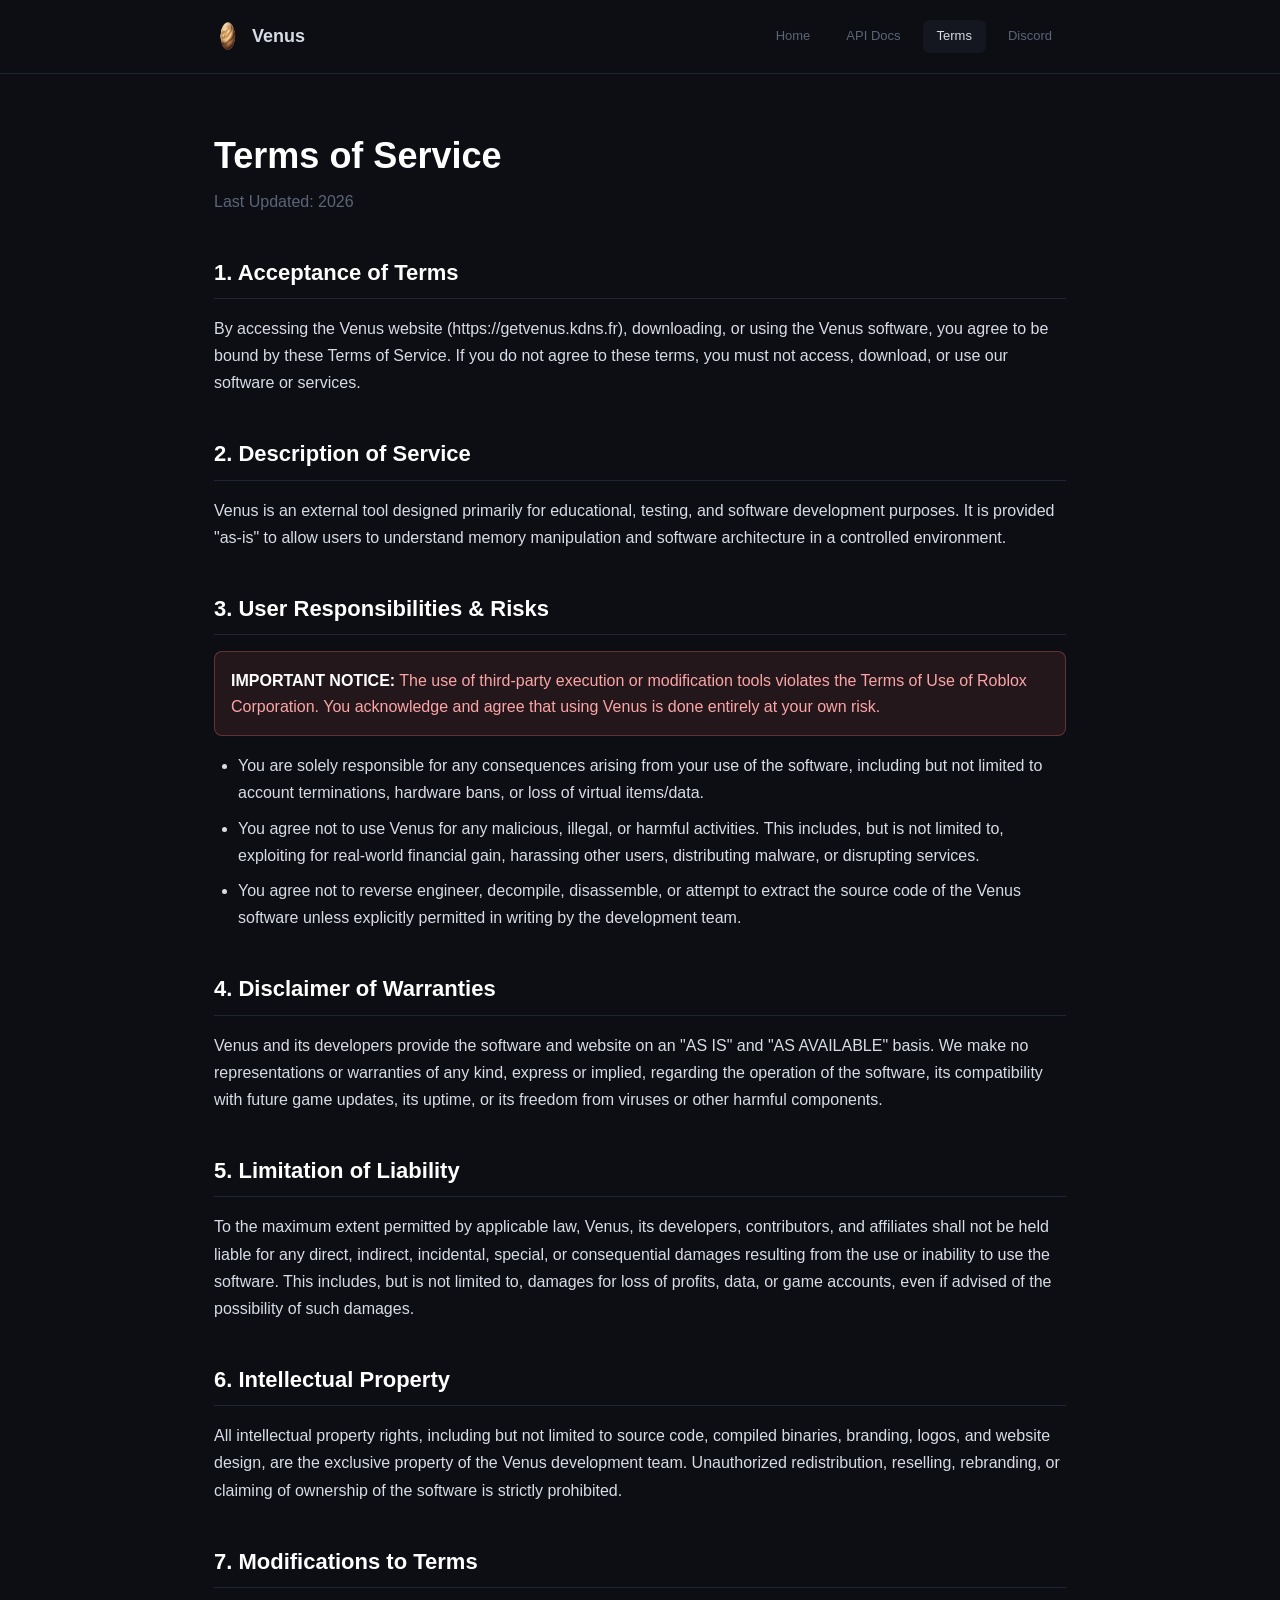
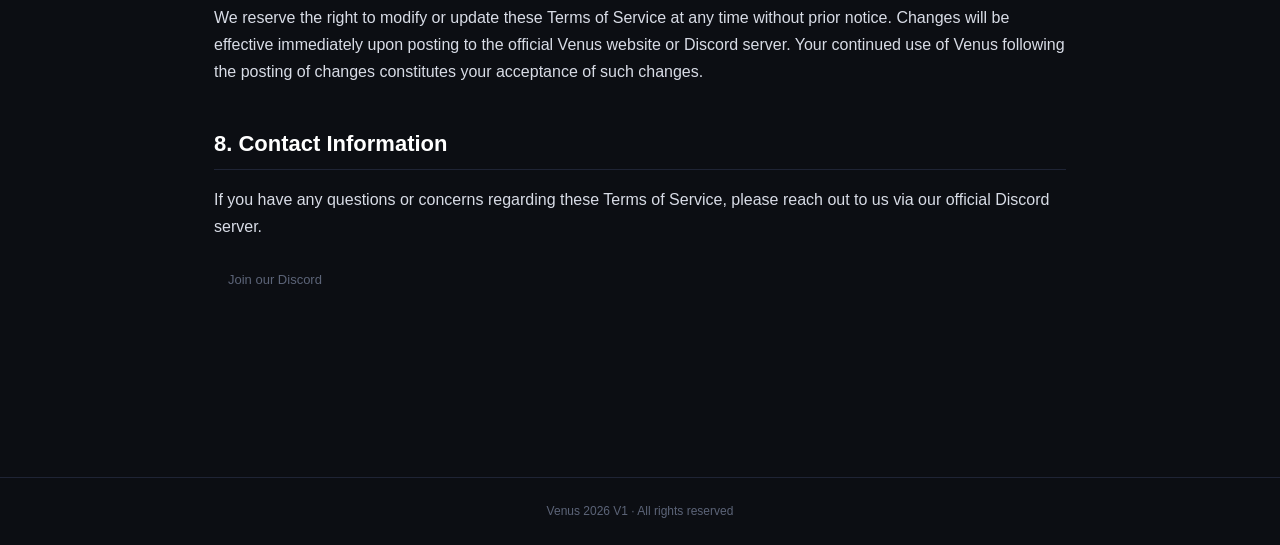
<file: tos/index.html>
<!DOCTYPE html>
<html lang="en">
<head>
    <meta charset="UTF-8">
    <meta name="viewport" content="width=device-width, initial-scale=1.0">
    <title>Venus - Terms of Service</title>
    <link rel="icon" type="image/png" href="../Logo.png">
    <meta name="description" content="Venus Terms of Service">
    <meta name="theme-color" content="#4e9af5">
    <style>
        :root {
            --bg: #0c0e13;
            --surface: #141720;
            --surface-hover: #1a1e2b;
            --border: #1f2435;
            --text: #d8dce6;
            --muted: #5c6478;
            --accent: #4e9af5;
            --accent-dim: rgba(78, 154, 245, 0.1);
            --ease-out: cubic-bezier(0.16, 1, 0.3, 1);
        }

        * { margin: 0; padding: 0; box-sizing: border-box; }

        body {
            font-family: -apple-system, BlinkMacSystemFont, 'Segoe UI', Roboto, Oxygen, Ubuntu, sans-serif;
            background-color: var(--bg);
            color: var(--text);
            line-height: 1.6;
            min-height: 100vh;
            -webkit-font-smoothing: antialiased;
        }

        .wrap {
            max-width: 900px;
            width: 100%;
            margin: 0 auto;
            padding: 0 24px;
        }

        nav {
            padding: 20px 0;
            border-bottom: 1px solid var(--border);
        }

        nav .wrap {
            display: flex;
            justify-content: space-between;
            align-items: center;
            flex-wrap: wrap;
            gap: 16px;
        }

        .brand {
            display: flex;
            align-items: center;
            gap: 10px;
            font-size: 18px;
            font-weight: 700;
            color: var(--text);
            text-decoration: none;
            transition: opacity 0.2s var(--ease-out);
        }

        .brand:hover { opacity: 0.8; }

        .brand img { width: 28px; height: 28px; }

        .nav-links {
            display: flex;
            align-items: center;
            gap: 8px;
            flex-wrap: wrap;
        }

        .nav-link {
            padding: 6px 14px;
            font-size: 13px;
            color: var(--muted);
            text-decoration: none;
            border-radius: 6px;
            transition: all 0.2s var(--ease-out);
            white-space: nowrap;
        }

        .nav-link:hover {
            color: var(--text);
            background: var(--surface);
        }

        .nav-link.active {
            color: var(--text);
            background: var(--surface);
        }

        .docs-content {
            padding: 60px 0;
        }

        .docs-header {
            margin-bottom: 40px;
        }

        .docs-header h1 {
            font-size: 36px;
            font-weight: 700;
            color: #fff;
            margin-bottom: 12px;
            line-height: 1.2;
        }

        .docs-header p {
            color: var(--muted);
            font-size: 16px;
        }

        .docs-section {
            margin-bottom: 40px;
        }

        .docs-section h2 {
            font-size: 22px;
            font-weight: 600;
            color: #fff;
            margin-bottom: 16px;
            padding-bottom: 8px;
            border-bottom: 1px solid var(--border);
        }

        .docs-section p {
            color: var(--text);
            margin-bottom: 16px;
            line-height: 1.7;
        }

        .docs-section ul {
            color: var(--text);
            margin-bottom: 16px;
            padding-left: 24px;
            line-height: 1.7;
        }

        .docs-section li {
            margin-bottom: 8px;
        }

        .highlight-box {
            background: rgba(248, 113, 113, 0.1);
            border: 1px solid rgba(248, 113, 113, 0.3);
            border-radius: 8px;
            padding: 16px;
            margin: 16px 0;
            color: #fca5a5;
        }

        .highlight-box strong {
            color: #fff;
        }

        footer {
            margin-top: 80px;
            padding: 24px 0;
            border-top: 1px solid var(--border);
            text-align: center;
            font-size: 12px;
            color: var(--muted);
        }

        @media (max-width: 640px) {
            .wrap { padding: 0 16px; }
            .docs-content { padding: 40px 0; }
            .docs-header h1 { font-size: 28px; }
            .docs-section h2 { font-size: 20px; }
        }
    </style>
</head>
<body>

<nav>
    <div class="wrap">
        <a href="../index.html" class="brand">
            <img src="../Logo.png" alt="Venus" onerror="this.style.display='none'">
            Venus
        </a>
        <div class="nav-links">
            <a href="../home" class="nav-link">Home</a>
            <a href="../docs" class="nav-link">API Docs</a>
            <a href="tos" class="nav-link active">Terms</a>
            <a href="https://discord.gg/beM4pRtBdG" target="_blank" class="nav-link">Discord</a>
        </div>
    </div>
</nav>

<div class="wrap">
    <div class="docs-content">
        <div class="docs-header">
            <h1>Terms of Service</h1>
            <p>Last Updated: 2026</p>
        </div>

        <div class="docs-section">
            <h2>1. Acceptance of Terms</h2>
            <p>By accessing the Venus website (https://getvenus.kdns.fr), downloading, or using the Venus software, you agree to be bound by these Terms of Service. If you do not agree to these terms, you must not access, download, or use our software or services.</p>
        </div>

        <div class="docs-section">
            <h2>2. Description of Service</h2>
            <p>Venus is an external tool designed primarily for educational, testing, and software development purposes. It is provided "as-is" to allow users to understand memory manipulation and software architecture in a controlled environment.</p>
        </div>

        <div class="docs-section">
            <h2>3. User Responsibilities & Risks</h2>
            <div class="highlight-box">
                <strong>IMPORTANT NOTICE:</strong> The use of third-party execution or modification tools violates the Terms of Use of Roblox Corporation. You acknowledge and agree that using Venus is done entirely at your own risk.
            </div>
            <ul>
                <li>You are solely responsible for any consequences arising from your use of the software, including but not limited to account terminations, hardware bans, or loss of virtual items/data.</li>
                <li>You agree not to use Venus for any malicious, illegal, or harmful activities. This includes, but is not limited to, exploiting for real-world financial gain, harassing other users, distributing malware, or disrupting services.</li>
                <li>You agree not to reverse engineer, decompile, disassemble, or attempt to extract the source code of the Venus software unless explicitly permitted in writing by the development team.</li>
            </ul>
        </div>

        <div class="docs-section">
            <h2>4. Disclaimer of Warranties</h2>
            <p>Venus and its developers provide the software and website on an "AS IS" and "AS AVAILABLE" basis. We make no representations or warranties of any kind, express or implied, regarding the operation of the software, its compatibility with future game updates, its uptime, or its freedom from viruses or other harmful components.</p>
        </div>

        <div class="docs-section">
            <h2>5. Limitation of Liability</h2>
            <p>To the maximum extent permitted by applicable law, Venus, its developers, contributors, and affiliates shall not be held liable for any direct, indirect, incidental, special, or consequential damages resulting from the use or inability to use the software. This includes, but is not limited to, damages for loss of profits, data, or game accounts, even if advised of the possibility of such damages.</p>
        </div>

        <div class="docs-section">
            <h2>6. Intellectual Property</h2>
            <p>All intellectual property rights, including but not limited to source code, compiled binaries, branding, logos, and website design, are the exclusive property of the Venus development team. Unauthorized redistribution, reselling, rebranding, or claiming of ownership of the software is strictly prohibited.</p>
        </div>

        <div class="docs-section">
            <h2>7. Modifications to Terms</h2>
            <p>We reserve the right to modify or update these Terms of Service at any time without prior notice. Changes will be effective immediately upon posting to the official Venus website or Discord server. Your continued use of Venus following the posting of changes constitutes your acceptance of such changes.</p>
        </div>

        <div class="docs-section">
            <h2>8. Contact Information</h2>
            <p>If you have any questions or concerns regarding these Terms of Service, please reach out to us via our official Discord server.</p>
            <a href="https://discord.gg/beM4pRtBdG" target="_blank" class="nav-link" style="display: inline-block; margin-top: 8px;">Join our Discord</a>
        </div>
    </div>
</div>

<footer>
    <div class="wrap">Venus 2026 V1 &middot; All rights reserved</div>
</footer>

</body>
</html>
</file>
